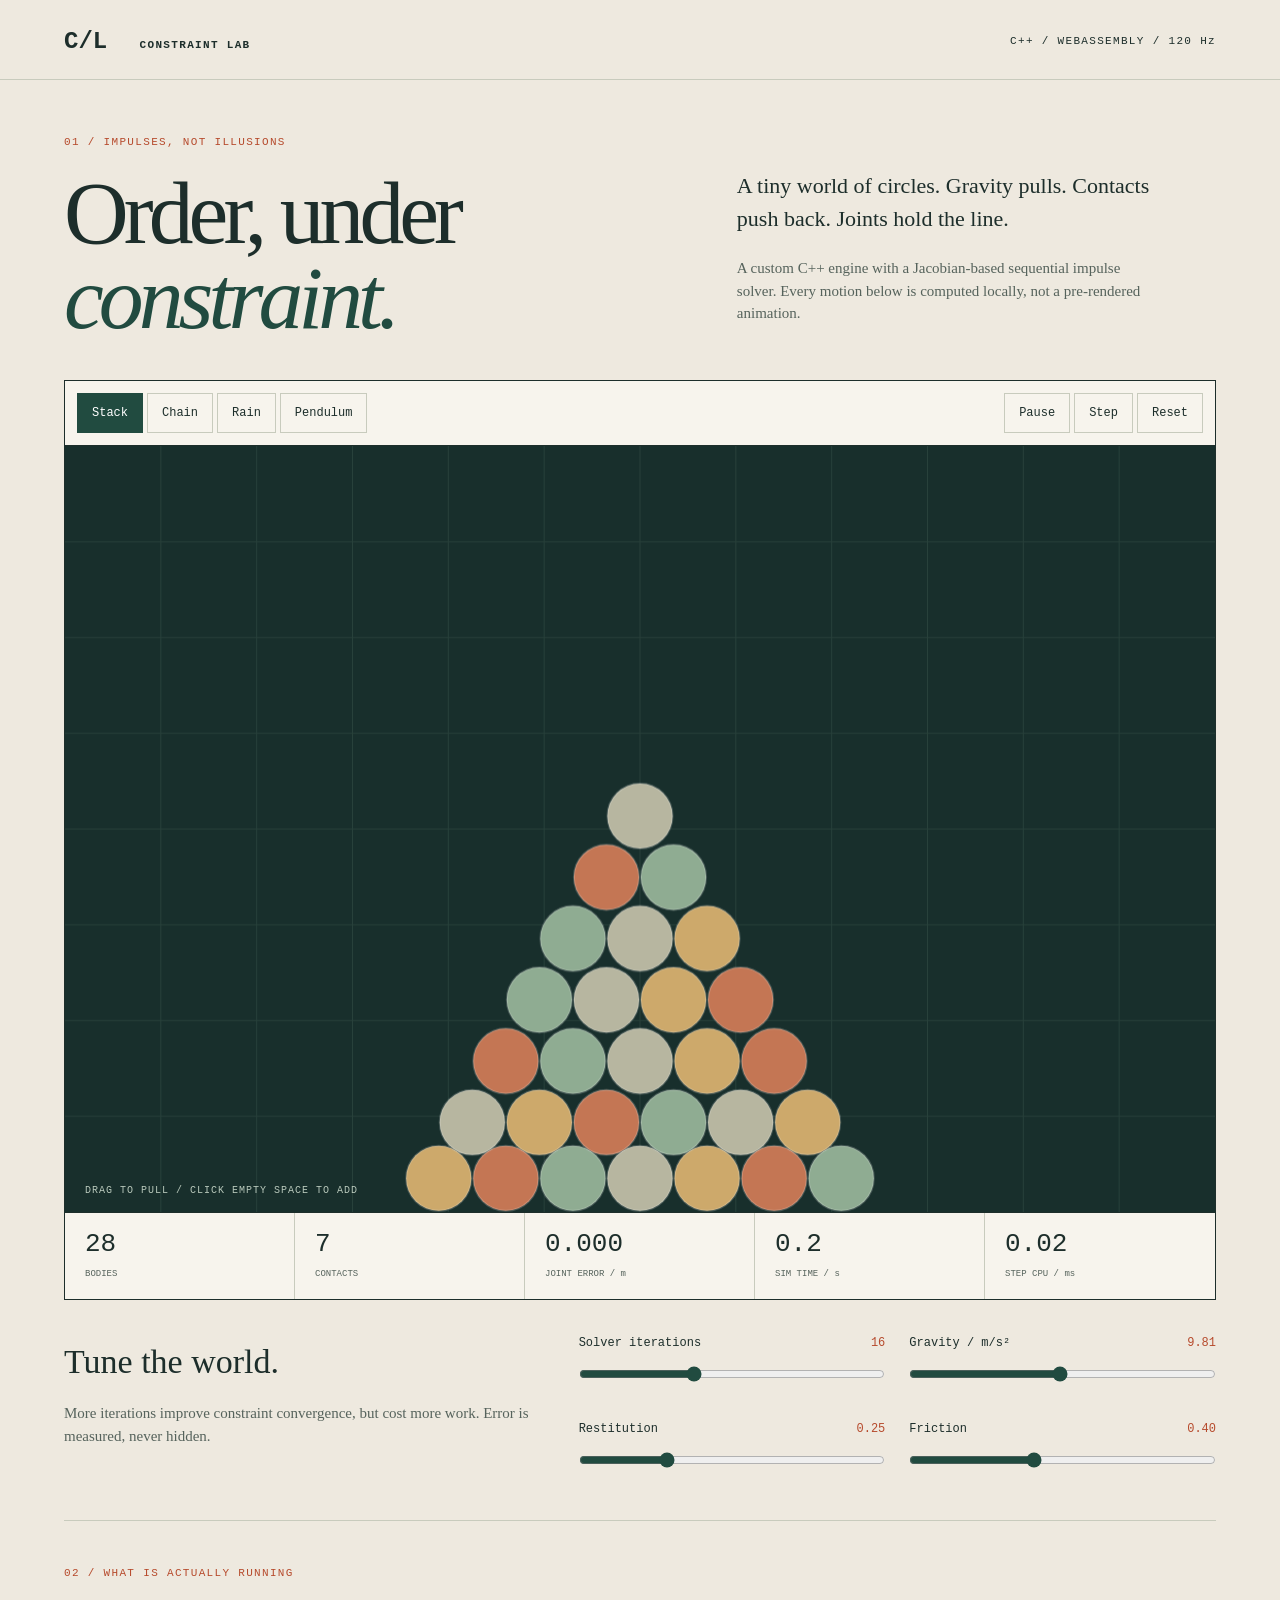
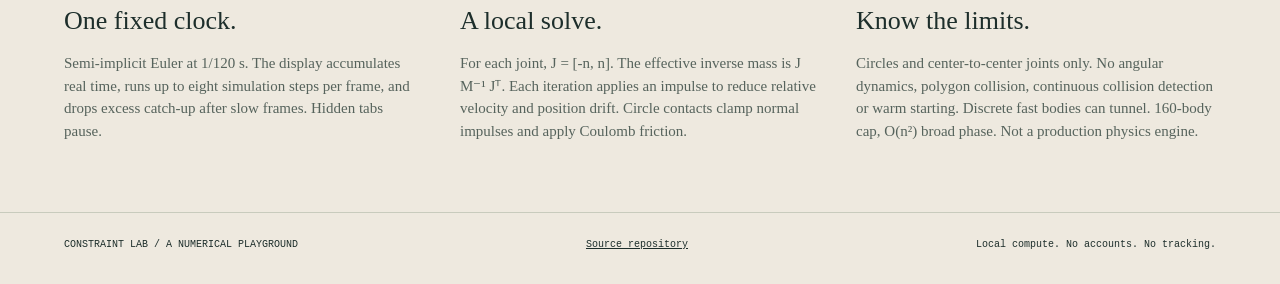
<file: docs/index.html>
<!doctype html><html lang="en"><head><meta charset="utf-8"><meta name="viewport" content="width=device-width,initial-scale=1"><title>Constraint Lab - an impulse playground</title><meta name="description" content="A custom C++ circle-physics engine in your browser. Explore fixed-step integration, contacts and Jacobian distance constraints."><meta name="referrer" content="no-referrer"><meta http-equiv="Content-Security-Policy" content="default-src 'self'; script-src 'self' 'wasm-unsafe-eval'; style-src 'self'; connect-src 'self'; object-src 'none'; base-uri 'self'; form-action 'none'"><link rel="canonical" href="https://aditya2375.github.io/constraint-lab/"><meta property="og:title" content="Constraint Lab - an impulse playground"><meta property="og:description" content="A custom C++ circle-physics engine with measured joint error and local WebAssembly simulation."><link rel="stylesheet" href="style.css"></head><body><a class="skip" href="#playground">Skip to playground</a><header><a href="./" class="brand">C/L <span>CONSTRAINT LAB</span></a><span class="edition">C++ / WEBASSEMBLY / 120 Hz</span></header><main><section class="intro"><div><p class="eyebrow">01 / IMPULSES, NOT ILLUSIONS</p><h1>Order, under<br><em>constraint.</em></h1></div><div class="about"><p>A tiny world of circles. Gravity pulls. Contacts push back. Joints hold the line.</p><p class="muted">A custom C++ engine with a Jacobian-based sequential impulse solver. Every motion below is computed locally, not a pre-rendered animation.</p></div></section><section class="lab" id="playground" aria-label="Interactive physics playground"><div class="toolbar"><div class="scenes" role="group" aria-label="Scene"><button data-scene="0" class="active">Stack</button><button data-scene="1">Chain</button><button data-scene="2">Rain</button><button data-scene="3">Pendulum</button></div><div class="transport"><button id="pause" disabled>Pause</button><button id="step" disabled>Step</button><button id="reset" disabled>Reset</button></div></div><div class="stage"><canvas id="world" tabindex="0" aria-label="Physics scene. Drag a circle to pull it; click empty space to add one. Keyboard: Space pauses, N steps, A adds a circle."></canvas><div class="stage-note">DRAG TO PULL / CLICK EMPTY SPACE TO ADD</div><div id="status" role="status">Loading the C++ engine...</div></div><div class="metrics"><div><span id="bodies">0</span><small>BODIES</small></div><div><span id="contacts">0</span><small>CONTACTS</small></div><div><span id="residual">0.000</span><small>JOINT ERROR / m</small></div><div><span id="time">0.0</span><small>SIM TIME / s</small></div><div><span id="cost">0.00</span><small>STEP CPU / ms</small></div></div></section><section class="settings"><div><h2>Tune the world.</h2><p class="muted">More iterations improve constraint convergence, but cost more work. Error is measured, never hidden.</p></div><label>Solver iterations <output id="iterationsValue">16</output><input id="iterations" type="range" min="2" max="40" value="16"></label><label>Gravity / m/s² <output id="gravityValue">9.81</output><input id="gravity" type="range" min="0" max="20" step="0.01" value="9.81"></label><label>Restitution <output id="bounceValue">0.25</output><input id="bounce" type="range" min="0" max="0.9" step="0.01" value="0.25"></label><label>Friction <output id="frictionValue">0.40</output><input id="friction" type="range" min="0" max="1" step="0.01" value="0.40"></label></section><section class="method"><p class="eyebrow">02 / WHAT IS ACTUALLY RUNNING</p><div class="method-grid"><article><h3>One fixed clock.</h3><p>Semi-implicit Euler at 1/120 s. The display accumulates real time, runs up to eight simulation steps per frame, and drops excess catch-up after slow frames. Hidden tabs pause.</p></article><article><h3>A local solve.</h3><p>For each joint, J = [-n, n]. The effective inverse mass is J M⁻¹ Jᵀ. Each iteration applies an impulse to reduce relative velocity and position drift. Circle contacts clamp normal impulses and apply Coulomb friction.</p></article><article><h3>Know the limits.</h3><p>Circles and center-to-center joints only. No angular dynamics, polygon collision, continuous collision detection or warm starting. Discrete fast bodies can tunnel. 160-body cap, O(n²) broad phase. Not a production physics engine.</p></article></div></section></main><footer><span>CONSTRAINT LAB / A NUMERICAL PLAYGROUND</span><a id="source" href="https://github.com/Aditya2375/constraint-lab" rel="noreferrer">Source repository</a><span>Local compute. No accounts. No tracking.</span></footer><script type="module" src="app.js"></script></body></html>
</file>
<file: docs/style.css>
:root{--paper:#eee9df;--ink:#1d2e2b;--muted:#56635c;--line:#c8cbbd;--orange:#b64a2c;--green:#214b40;--mono:ui-monospace,SFMono-Regular,Consolas,monospace}*{box-sizing:border-box}body{margin:0;background:var(--paper);color:var(--ink);font:16px/1.5 Georgia,serif}header,main,footer{max-width:1440px;margin:auto;padding-left:5vw;padding-right:5vw}header{display:flex;align-items:center;justify-content:space-between;padding-top:28px;padding-bottom:24px;border-bottom:1px solid var(--line)}a{color:inherit}.brand{text-decoration:none;font:700 24px var(--mono)}.brand span{font-size:11px;letter-spacing:.12em;margin-left:18px}.edition,.eyebrow{font:11px/1.6 var(--mono);letter-spacing:.12em}.intro{display:grid;grid-template-columns:1.3fr 1fr;align-items:end;gap:50px;padding:54px 0 40px}.eyebrow{color:var(--orange);margin:0 0 18px}h1{font-size:clamp(54px,7vw,108px);line-height:.95;font-weight:400;letter-spacing:-.055em;margin:0}h1 em{font-weight:400;color:var(--green)}.about{max-width:420px;font-size:22px}.muted{color:var(--muted);font-size:15px}.lab{border:1px solid var(--ink);background:#f7f4ed}.toolbar{padding:12px;display:flex;justify-content:space-between;gap:16px;border-bottom:1px solid var(--ink)}.scenes,.transport{display:flex;gap:4px;flex-wrap:wrap}button{font:12px var(--mono);border:1px solid var(--line);padding:10px 14px;background:transparent;color:var(--ink);cursor:pointer;min-height:40px}button:hover{border-color:var(--ink)}button.active{background:var(--green);color:white;border-color:var(--green)}button:disabled{opacity:.5;cursor:default}.stage{position:relative;background:#182f2c;aspect-ratio:3/2}canvas{position:absolute;inset:0;width:100%;height:100%;display:block;touch-action:none}.stage-note{position:absolute;bottom:16px;left:20px;pointer-events:none;color:#b8c8bb;font:10px var(--mono);letter-spacing:.1em}#status{position:absolute;top:16px;left:20px;color:#e8e6d5;font:12px var(--mono);max-width:80%}#status:empty{display:none}.metrics{display:grid;grid-template-columns:repeat(5,minmax(0,1fr));border-top:1px solid var(--ink)}.metrics div{min-width:0;padding:16px 20px;border-right:1px solid var(--line)}.metrics div:last-child{border:0}.metrics span{display:block;font:26px var(--mono)}.metrics small{font:9px var(--mono);color:var(--muted)}.settings{display:grid;grid-template-columns:1.6fr 1fr 1fr;gap:24px;padding:36px 0;border-bottom:1px solid var(--line)}.settings>div{grid-row:span 2}h2{font-size:34px;font-weight:400;margin:0 0 8px}.settings label{min-width:0;font:12px var(--mono)}output{float:right;color:var(--orange)}input[type=range]{width:100%;min-width:0;accent-color:var(--green);margin:12px 0;min-height:24px}.method{padding:44px 0 70px}.method-grid{display:grid;grid-template-columns:repeat(3,minmax(0,1fr));gap:36px}h3{font-size:26px;font-weight:400;margin:0 0 12px}.method p:not(.eyebrow){font-size:15px;color:var(--muted);margin:0}footer{border-top:1px solid var(--line);padding-top:24px;padding-bottom:30px;display:flex;gap:20px;justify-content:space-between;flex-wrap:wrap;font:10px/1.6 var(--mono)}:focus-visible{outline:2px solid var(--orange);outline-offset:4px}.skip{position:absolute;top:-80px}.skip:focus{top:4px;left:10px;background:var(--paper);padding:8px;z-index:4}@media(max-width:700px){header{padding-top:18px}.edition{display:none}.brand span{margin-left:10px}.intro{grid-template-columns:1fr;gap:20px;padding-top:36px}.about{font-size:19px}.toolbar{flex-direction:column;gap:8px}.stage{aspect-ratio:3/2;min-height:0;width:100%}.stage-note{font-size:8px;left:10px;bottom:10px}.metrics{grid-template-columns:repeat(3,minmax(0,1fr))}.metrics div{min-width:0;padding:12px;border-bottom:1px solid var(--line)}.metrics span{font-size:21px}.settings{grid-template-columns:1fr 1fr;gap:20px}.settings>div{grid-column:1/-1;grid-row:auto}.method-grid{grid-template-columns:1fr;gap:28px}.intro h1{font-size:64px}.metrics small{font-size:8px}}
</file>
